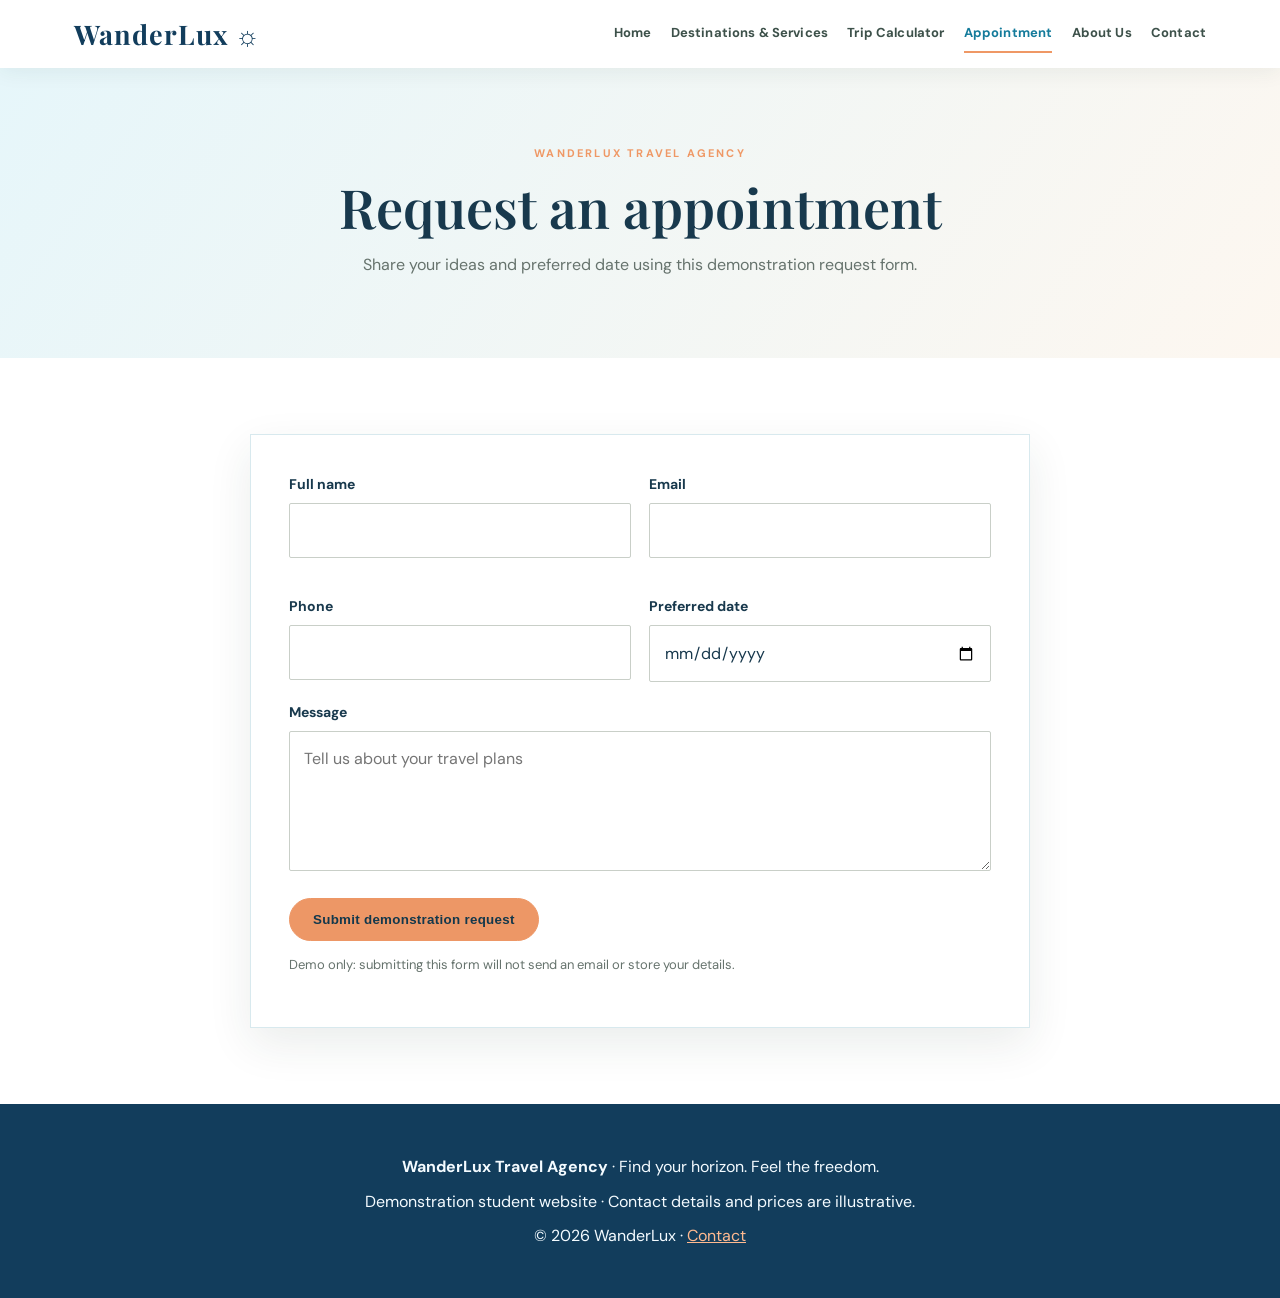
<file: appointment.html>
<!doctype html><html lang="en"><head><meta charset="utf-8"><meta name="viewport" content="width=device-width, initial-scale=1"><meta name="description" content="Request a travel consultation with WanderLux."><title>Appointment Request | WanderLux Travel Agency</title><link rel="stylesheet" href="styles.css"><script src="script.js" defer></script></head><body><header><nav aria-label="Main navigation"><a class="brand" href="index.html">WanderLux ☼</a><div class="links"><a href="index.html">Home</a><a href="destinations.html">Destinations & Services</a><a href="calculator.html">Trip Calculator</a><a href="appointment.html" aria-current="page">Appointment</a><a href="about.html">About Us</a><a href="contact.html">Contact</a></div></nav></header><main><section class="page-hero"><span class="eyebrow">WanderLux Travel Agency</span><h1>Request an appointment</h1><p>Share your ideas and preferred date using this demonstration request form.</p></section><section class="container"><div class="form-wrap"><form data-demo-form="appointment"><div class="fields"><div class="field"><label for="name">Full name</label><input id="name" name="Name" required minlength="2"></div><div class="field"><label for="email">Email</label><input id="email" name="Email" type="email" required></div><div class="field"><label for="phone">Phone</label><input id="phone" name="Phone" type="tel" pattern="[+0-9 ()-]{7,20}" required></div><div class="field"><label for="date">Preferred date</label><input id="date" name="Preferred date" type="date" required></div></div><div class="field"><label for="message">Message</label><textarea id="message" name="Message" required minlength="10" placeholder="Tell us about your travel plans"></textarea></div><button class="btn">Submit demonstration request</button><p class="notice" data-form-status role="status" aria-live="polite">Demo only: submitting this form will not send an email or store your details.</p></form></div></section></main><footer><p><strong>WanderLux Travel Agency</strong> · Find your horizon. Feel the freedom.</p><p>Demonstration student website · Contact details and prices are illustrative.</p><p>© 2026 WanderLux · <a href="contact.html">Contact</a></p></footer></body></html>
</file>
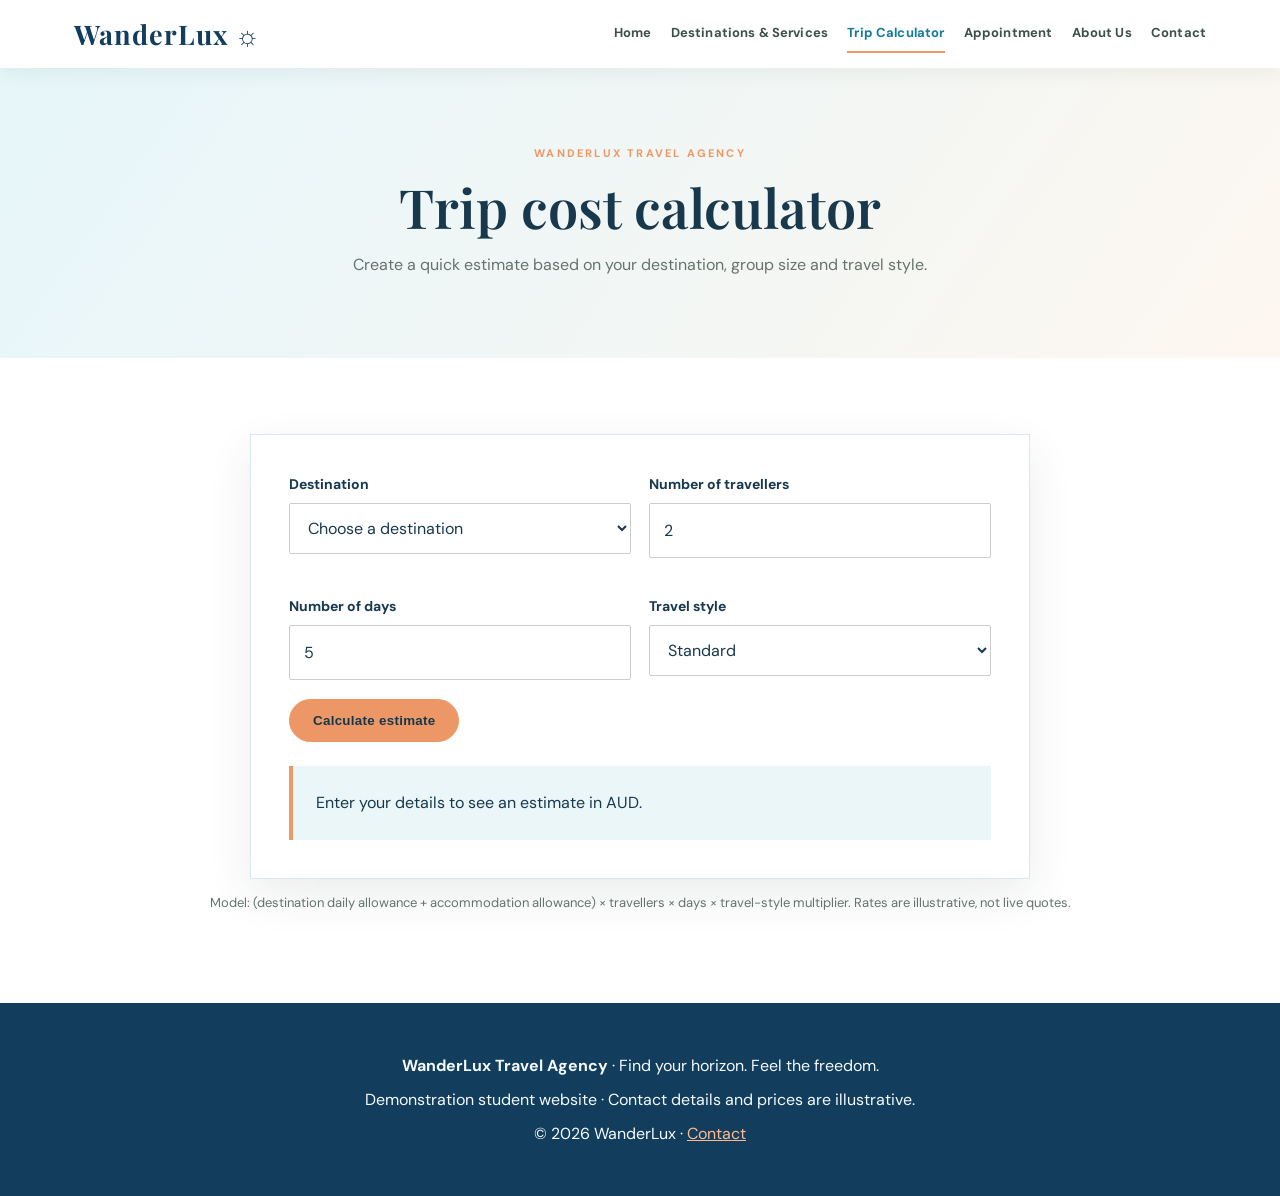
<file: calculator.html>
<!doctype html><html lang="en"><head><meta charset="utf-8"><meta name="viewport" content="width=device-width, initial-scale=1"><meta name="description" content="Calculate illustrative travel costs for a personalised trip."><title>Trip Cost Calculator | WanderLux Travel Agency</title><link rel="stylesheet" href="styles.css"><script src="script.js" defer></script></head><body><header><nav aria-label="Main navigation"><a class="brand" href="index.html">WanderLux ☼</a><div class="links"><a href="index.html">Home</a><a href="destinations.html">Destinations & Services</a><a href="calculator.html" aria-current="page">Trip Calculator</a><a href="appointment.html">Appointment</a><a href="about.html">About Us</a><a href="contact.html">Contact</a></div></nav></header><main><section class="page-hero"><span class="eyebrow">WanderLux Travel Agency</span><h1>Trip cost calculator</h1><p>Create a quick estimate based on your destination, group size and travel style.</p></section><section class="container"><div class="form-wrap"><form id="calculator"><div class="fields"><div class="field"><label for="destination">Destination</label><select id="destination" name="destination" required><option value="">Choose a destination</option><option>Bali</option><option>Tokyo</option><option>Paris</option><option>Sydney</option><option>Queenstown</option><option>Maldives</option></select></div><div class="field"><label for="travellers">Number of travellers</label><input id="travellers" name="travellers" type="number" min="1" max="20" value="2" required></div><div class="field"><label for="days">Number of days</label><input id="days" name="days" type="number" min="1" max="60" value="5" required></div><div class="field"><label for="style">Travel style</label><select id="style" name="style"><option>Budget</option><option selected>Standard</option><option>Luxury</option></select></div></div><button class="btn" type="submit">Calculate estimate</button></form><div id="estimate" class="result" role="status" aria-live="polite">Enter your details to see an estimate in AUD.</div></div><p class="notice" style="text-align:center">Model: (destination daily allowance + accommodation allowance) × travellers × days × travel-style multiplier. Rates are illustrative, not live quotes.</p></section></main><footer><p><strong>WanderLux Travel Agency</strong> · Find your horizon. Feel the freedom.</p><p>Demonstration student website · Contact details and prices are illustrative.</p><p>© 2026 WanderLux · <a href="contact.html">Contact</a></p></footer></body></html>
</file>
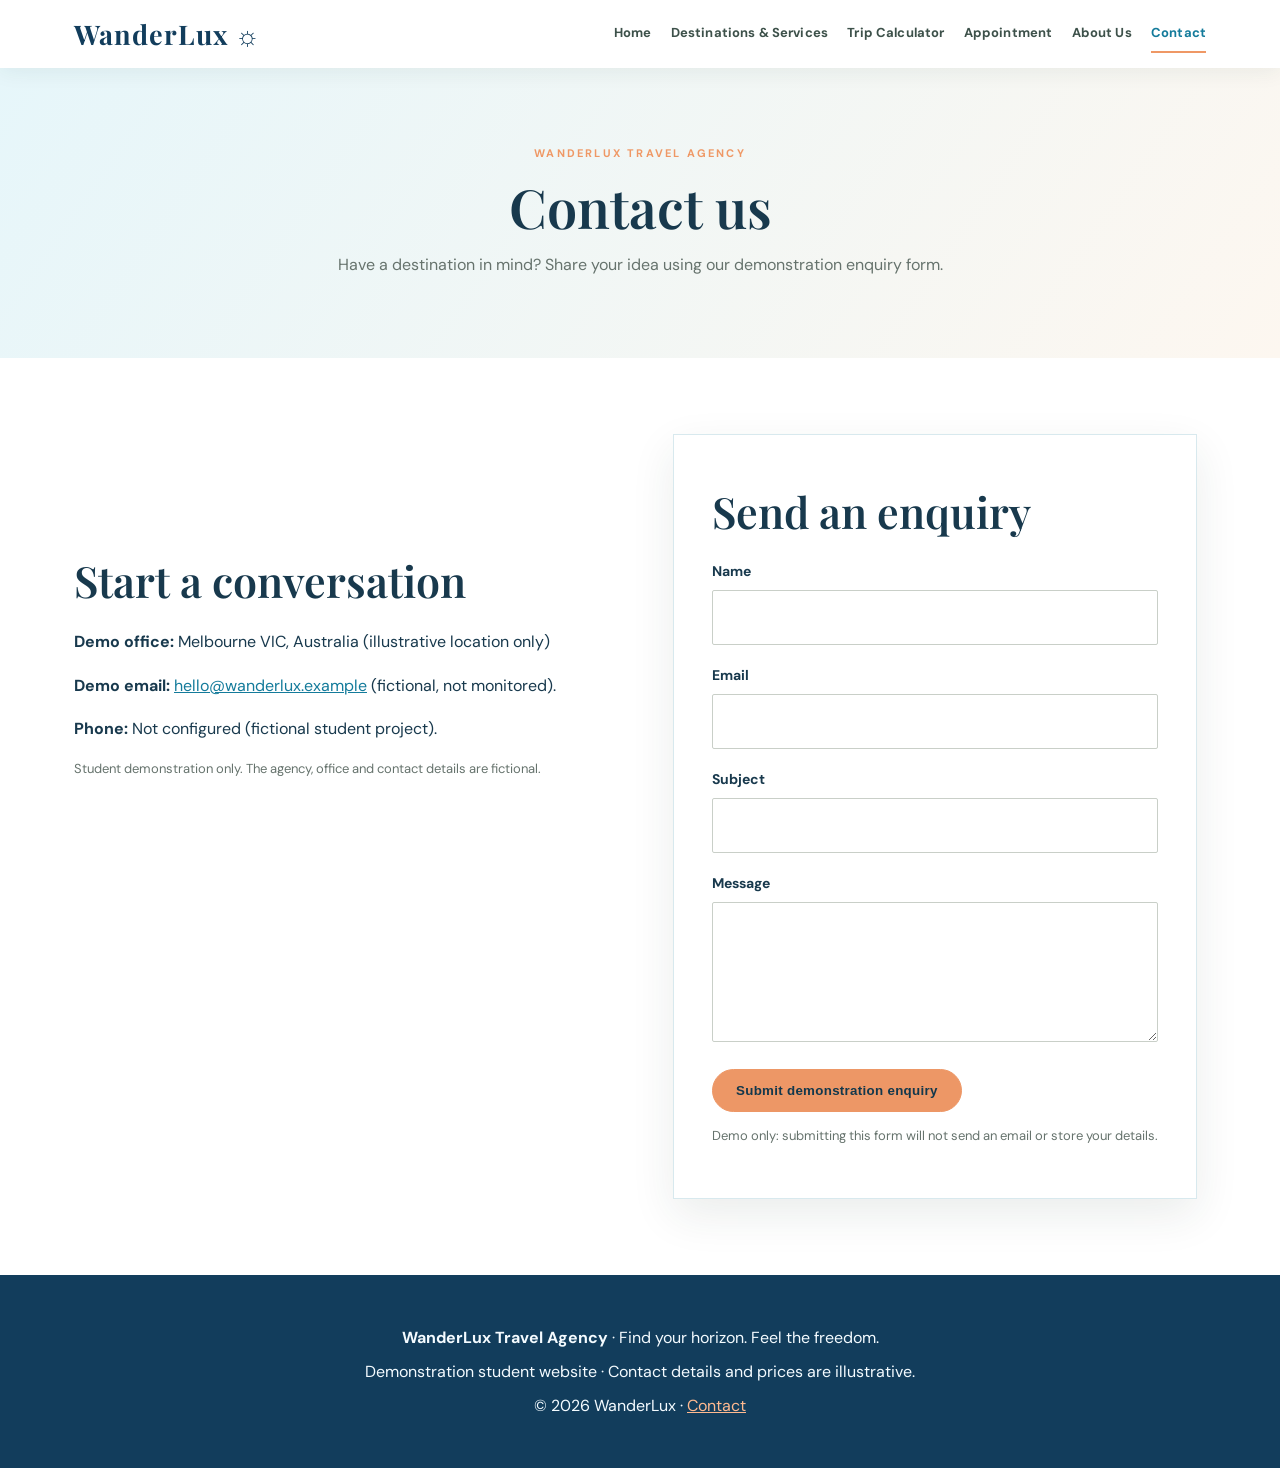
<file: contact.html>
<!doctype html><html lang="en"><head><meta charset="utf-8"><meta name="viewport" content="width=device-width, initial-scale=1"><meta name="description" content="Contact WanderLux about travel planning."><title>Contact | WanderLux Travel Agency</title><link rel="stylesheet" href="styles.css"><script src="script.js" defer></script></head><body><header><nav aria-label="Main navigation"><a class="brand" href="index.html">WanderLux ☼</a><div class="links"><a href="index.html">Home</a><a href="destinations.html">Destinations & Services</a><a href="calculator.html">Trip Calculator</a><a href="appointment.html">Appointment</a><a href="about.html">About Us</a><a href="contact.html" aria-current="page">Contact</a></div></nav></header><main><section class="page-hero"><span class="eyebrow">WanderLux Travel Agency</span><h1>Contact us</h1><p>Have a destination in mind? Share your idea using our demonstration enquiry form.</p></section><section class="container two"><div><h2>Start a conversation</h2><p><strong>Demo office:</strong> Melbourne VIC, Australia (illustrative location only)</p><p><strong>Demo email:</strong> <a href="mailto:hello@wanderlux.example">hello@wanderlux.example</a> (fictional, not monitored).</p><p><strong>Phone:</strong> Not configured (fictional student project).</p><p class="notice">Student demonstration only. The agency, office and contact details are fictional.</p><iframe title="Map of central Melbourne" loading="lazy" src="https://www.openstreetmap.org/export/embed.html?bbox=144.94%2C-37.83%2C144.98%2C-37.80&amp;layer=mapnik"></iframe></div><div class="form-wrap"><h2>Send an enquiry</h2><form data-demo-form="contact"><div class="field"><label for="cname">Name</label><input id="cname" name="Name" required minlength="2"></div><div class="field"><label for="cemail">Email</label><input id="cemail" name="Email" type="email" required></div><div class="field"><label for="csubject">Subject</label><input id="csubject" name="Subject" required></div><div class="field"><label for="cmessage">Message</label><textarea id="cmessage" name="Message" minlength="10" required></textarea></div><button class="btn">Submit demonstration enquiry</button><p class="notice" data-form-status role="status" aria-live="polite">Demo only: submitting this form will not send an email or store your details.</p></form></div></section></main><footer><p><strong>WanderLux Travel Agency</strong> · Find your horizon. Feel the freedom.</p><p>Demonstration student website · Contact details and prices are illustrative.</p><p>© 2026 WanderLux · <a href="contact.html">Contact</a></p></footer></body></html>
</file>
<file: styles.css>
@import url('https://fonts.googleapis.com/css2?family=DM+Sans:wght@400;500;600;700&family=Playfair+Display:wght@500;600;700&display=swap');
:root{--ink:#18394d;--muted:#66736d;--deep:#123d5c;--teal:#147b9b;--gold:#ef9865;--cream:#f4fbfc;--sand:#e6f3f7;--line:#d8e9ee;--white:#fff;--shadow:0 16px 42px rgba(31,54,47,.09)}
*{box-sizing:border-box}html{scroll-behavior:smooth}body{margin:0;color:var(--ink);font:16px/1.7 'DM Sans',Arial,sans-serif;background:#fff}img{max-width:100%;display:block}a{color:var(--teal)}a:focus-visible,button:focus-visible,input:focus-visible,select:focus-visible,textarea:focus-visible{outline:3px solid #f2a276;outline-offset:3px}
header{background:rgba(255,255,255,.97);position:sticky;top:0;z-index:20;box-shadow:0 3px 22px rgba(24,50,43,.07);backdrop-filter:blur(10px)}nav{max-width:1180px;margin:auto;display:flex;align-items:center;justify-content:space-between;gap:22px;padding:15px 24px}.brand{font:700 27px 'Playfair Display',Georgia,serif;color:var(--deep);text-decoration:none;white-space:nowrap;letter-spacing:.2px}.brand span{color:var(--gold)}.links{display:flex;gap:clamp(9px,1.5vw,20px);align-items:center;flex-wrap:wrap}.links a{text-decoration:none;color:#3d514a;font-size:13px;font-weight:700;letter-spacing:.15px;padding:7px 0;border-bottom:2px solid transparent}.links a:hover,.links a[aria-current=page]{color:var(--teal);border-color:var(--gold)}
.hero{min-height:590px;background:linear-gradient(90deg,rgba(12,39,35,.82),rgba(12,39,35,.23)),url('https://images.unsplash.com/photo-1488646953014-85cb44e25828?auto=format&fit=crop&w=1900&q=85') center/cover;display:flex;align-items:center;color:#fff}.hero-inner{max-width:1180px;width:100%;margin:auto;padding:90px 26px}.hero h1{font-size:clamp(42px,6vw,76px);max-width:760px;line-height:1.08;margin:18px 0}.hero p{max-width:590px;font-size:19px;color:#f4f0e8}.hero .eyebrow{color:#e7c58f}.slide-caption{font-weight:700;color:#f3d7a7;letter-spacing:.5px}.btn{display:inline-block;background:var(--gold);color:#172f2a;border:1px solid var(--gold);border-radius:3px;padding:13px 23px;text-decoration:none;font-weight:700;letter-spacing:.3px;cursor:pointer;transition:.2s}.btn:hover{background:#d2b17e;transform:translateY(-1px)}.btn.secondary{background:transparent;border-color:var(--gold);color:var(--gold)}
.container{max-width:1180px;margin:auto;padding:76px 24px}h1,h2,h3{font-family:'Playfair Display',Georgia,serif;line-height:1.22;font-weight:600}h2{font-size:clamp(30px,4vw,43px);margin:12px 0 22px}h3{font-size:23px;margin:0 0 10px}.eyebrow{color:var(--gold);font-weight:700;text-transform:uppercase;letter-spacing:2.2px;font-size:11px}.intro{max-width:700px;color:var(--muted)}.grid{display:grid;grid-template-columns:repeat(3,minmax(0,1fr));gap:25px}.card{border:1px solid var(--line);overflow:hidden;background:#fff;box-shadow:var(--shadow);transition:transform .25s,box-shadow .25s}.card:hover{transform:translateY(-5px);box-shadow:0 20px 45px rgba(31,54,47,.14)}.card img{width:100%;height:230px;object-fit:cover}.card-body{padding:25px}.card-body p{color:var(--muted)}.card a:not(.btn){font-weight:700;text-decoration:none;border-bottom:1px solid var(--gold);padding-bottom:3px}.soft{background:var(--cream)}.page-hero{background:linear-gradient(120deg,#eaf7f9,#dceef5);padding:70px 24px;text-align:center}.page-hero h1{font-size:clamp(36px,5vw,54px);margin:10px 0}.page-hero p{max-width:680px;margin:10px auto;color:var(--muted)}
.form-wrap{max-width:780px;margin:auto;background:#fff;border:1px solid var(--line);padding:clamp(22px,4vw,38px);box-shadow:var(--shadow)}.fields{display:grid;grid-template-columns:1fr 1fr;gap:18px}label{display:block;font-weight:700;margin-bottom:6px;font-size:14px}input,select,textarea{width:100%;padding:13px 14px;border:1px solid #c9cfc8;border-radius:2px;font:inherit;background:#fff;color:var(--ink)}input:focus,select:focus,textarea:focus{border-color:var(--teal)}textarea{min-height:140px;resize:vertical}form .field{margin-bottom:19px}.result{background:#eaf6f8;padding:23px;border-left:4px solid var(--gold);margin-top:24px}.notice{font-size:13px;color:var(--muted)}.error{color:#a52929;font-weight:700}.success{color:#215d43;font-weight:700}.pill{display:inline-block;background:#e6f4f9;color:#25627a;padding:5px 12px;font-size:11px;letter-spacing:1px;text-transform:uppercase;font-weight:700}.two{display:grid;grid-template-columns:1fr 1fr;gap:48px;align-items:center}.two img{width:100%;border-radius:2px;box-shadow:var(--shadow)}.feature-list{padding-left:20px}.feature-list li{padding:5px 0}iframe{width:100%;height:290px;border:0;filter:saturate(.75)}footer{background:#123d5c;color:#f4fbff;padding:42px 24px;text-align:center}footer a{color:#ffba90}footer p{margin:7px}.reveal{opacity:0;transform:translateY(20px);transition:opacity .65s,transform .65s}.reveal.visible{opacity:1;transform:none}.slide-caption{min-height:27px}.section-heading{text-align:center;margin-bottom:35px}.section-heading .intro{margin:0 auto}.stats{display:grid;grid-template-columns:repeat(3,1fr);gap:18px;margin-top:28px}.stat{background:var(--cream);padding:20px;text-align:center}.stat strong{display:block;font:600 28px 'Playfair Display',serif;color:var(--teal)}.map-note{margin:7px 0 18px}
@media(max-width:850px){nav{align-items:flex-start;flex-direction:column;gap:10px}.links{gap:8px 16px}.hero{min-height:500px}.grid{grid-template-columns:repeat(2,minmax(0,1fr))}.two{gap:28px}}
@media(max-width:600px){.links{display:grid;grid-template-columns:repeat(2,minmax(0,1fr));width:100%;gap:4px 12px}.links a{font-size:12px}.hero{min-height:470px}.hero-inner{padding:65px 22px}.hero p{font-size:17px}.grid,.two,.fields,.stats{grid-template-columns:1fr}.container{padding:48px 18px}.page-hero{padding:48px 18px}.card img{height:210px}.form-wrap{padding:21px}.brand{font-size:25px}}
@media(prefers-reduced-motion:reduce){html{scroll-behavior:auto}.reveal{opacity:1;transform:none;transition:none}.card,.btn{transition:none}}

/* Coastal edition: airy editorial cards and asymmetric visual rhythm */
.hero{background:linear-gradient(90deg,rgba(12,51,75,.84),rgba(18,88,111,.2)),url('https://images.unsplash.com/photo-1507525428034-b723cf961d3e?auto=format&fit=crop&w=1900&q=85') center/cover;min-height:620px}
.hero h1{max-width:850px;letter-spacing:-1.5px}
.card{border-radius:18px;box-shadow:0 14px 32px rgba(21,75,98,.09)}
.card img{height:260px}
.card-body{padding:27px}
.btn{border-radius:30px;background:#ed9766;border-color:#ed9766;color:#13384c}
.page-hero{background:linear-gradient(125deg,#e6f6fa,#fdf7f0)}
.brand{letter-spacing:1px}
@media(min-width:900px){.grid .card:nth-child(2){transform:translateY(24px)}.grid .card:nth-child(2):hover{transform:translateY(18px)}}
</file>
